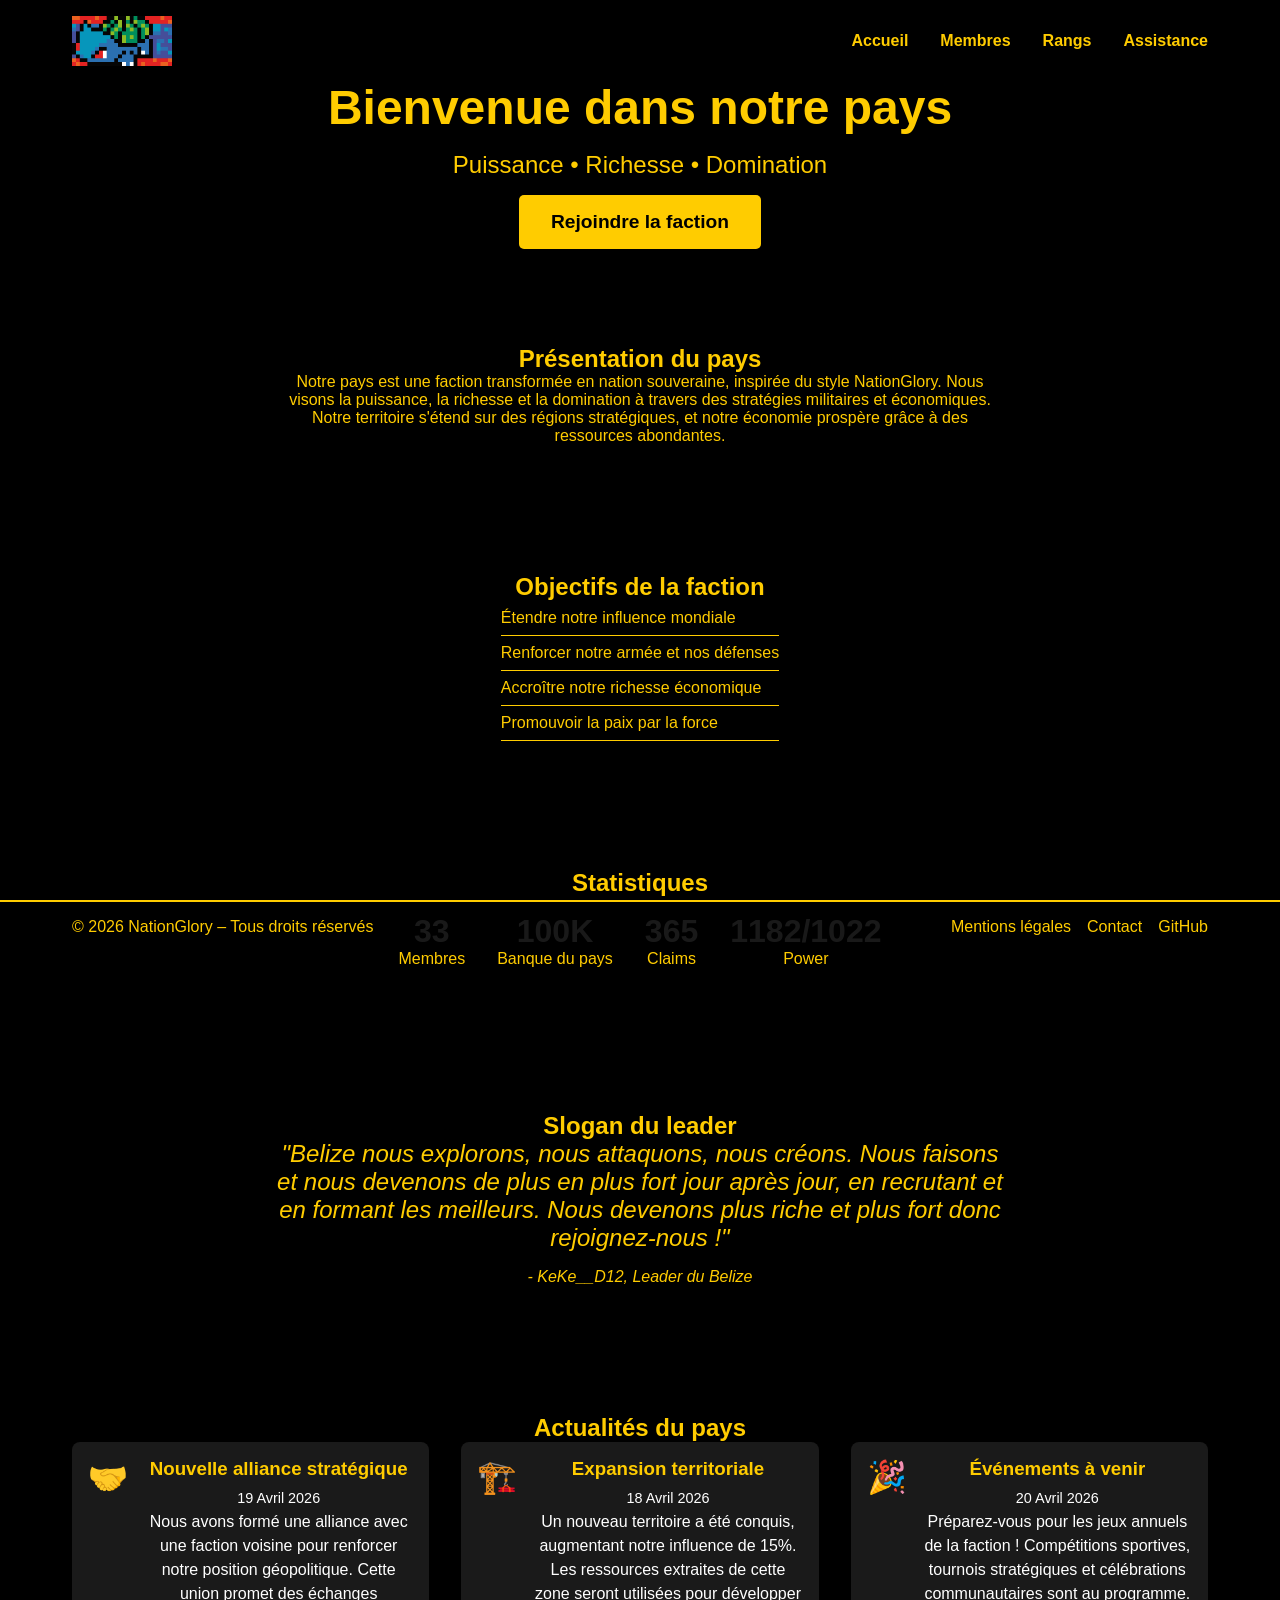
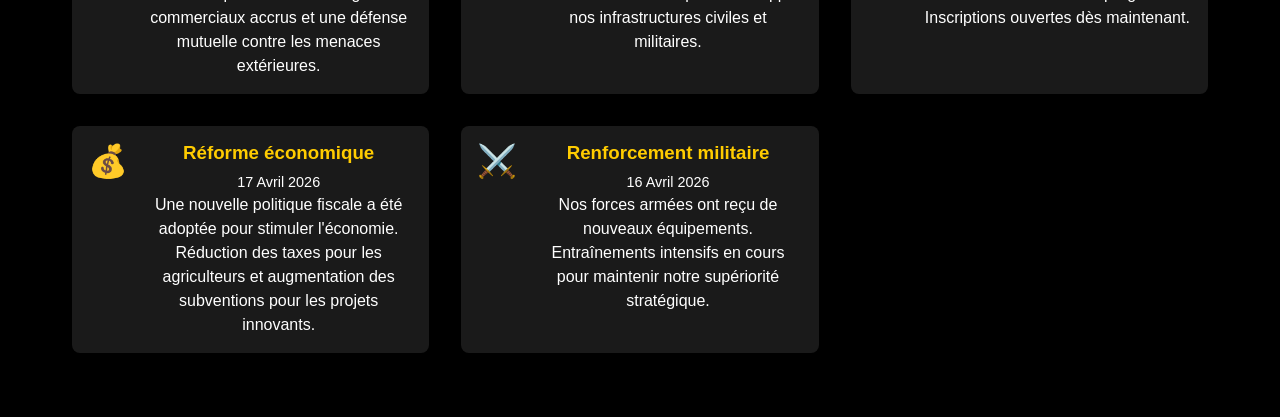
<file: index.html>
<!DOCTYPE html>
<html lang="fr">
<head>
    <meta charset="UTF-8">
    <meta name="viewport" content="width=device-width, initial-scale=1.0">
    <title>NationGlory - Accueil</title>
    <link rel="stylesheet" href="style.css">
</head>
<body>
    <video autoplay muted loop id="background-video">
        <source src="https://static.nationsglory.fr/site.mp4" type="video/mp4">
        Votre navigateur ne supporte pas la vidéo.
    </video>

    <nav>
        <div class="nav-container">
            <img src="[data-uri]" alt="Drapeau" class="logo">
            <ul class="nav-menu">
                <li><a href="index">Accueil</a></li>
                <li><a href="membres">Membres</a></li>
                <li><a href="rangs">Rangs</a></li>
                <li><a href="support">Assistance</a></li>
            </ul>
        </div>
    </nav>

    <main>
        <section class="hero">
            <h1 class="glow-text">Bienvenue dans notre pays</h1>
            <p class="fade-in">Puissance • Richesse • Domination</p>
        <button class="cta-button fade-in" onclick="window.location.href='join'">
  Rejoindre la faction
</button>
        </section>

        <section class="presentation fade-in">
            <h2>Présentation du pays</h2>
            <p>Notre pays est une faction transformée en nation souveraine, inspirée du style NationGlory. Nous visons la puissance, la richesse et la domination à travers des stratégies militaires et économiques. Notre territoire s'étend sur des régions stratégiques, et notre économie prospère grâce à des ressources abondantes.</p>
        </section>

        <section class="objectifs fade-in">
            <h2>Objectifs de la faction</h2>
            <ul>
                <li>Étendre notre influence mondiale</li>
                <li>Renforcer notre armée et nos défenses</li>
                <li>Accroître notre richesse économique</li>
                <li>Promouvoir la paix par la force</li>
            </ul>
        </section>

        <section class="statistiques fade-in">
            <h2>Statistiques</h2>
            <div class="stats">
                <div class="stat">
                    <h3>33</h3>
                    <p>Membres</p>
                </div>
                <div class="stat">
                    <h3>100K</h3>
                    <p>Banque du pays</p>
                </div>
                <div class="stat">
                    <h3>365</h3>
                    <p>Claims</p>
                </div>
                <div class="stat">
                    <h3>1182/1022</h3>
                    <p>Power
                    </p>
                </div>
            </div>
        </section>

        <section class="slogan fade-in">
            <h2>Slogan du leader</h2>
            <blockquote>"Belize nous explorons, nous attaquons, nous créons. Nous faisons et nous devenons de plus en plus fort jour après jour, en recrutant et en formant les meilleurs. Nous devenons plus riche et plus fort donc rejoignez-nous !"</blockquote>
            <cite>- KeKe__D12, Leader du Belize</cite>
        </section>

        <section class="actualites fade-in">
            <h2>Actualités du pays</h2>
            <div class="news">
                <article class="news-item">
                    <div class="news-icon">🤝</div>
                    <div class="news-content">
                        <h3>Nouvelle alliance stratégique</h3>
                        <p class="news-date">19 Avril 2026</p>
                        <p>Nous avons formé une alliance avec une faction voisine pour renforcer notre position géopolitique. Cette union promet des échanges commerciaux accrus et une défense mutuelle contre les menaces extérieures.</p>
                    </div>
                </article>
                <article class="news-item">
                    <div class="news-icon">🏗️</div>
                    <div class="news-content">
                        <h3>Expansion territoriale</h3>
                        <p class="news-date">18 Avril 2026</p>
                        <p>Un nouveau territoire a été conquis, augmentant notre influence de 15%. Les ressources extraites de cette zone seront utilisées pour développer nos infrastructures civiles et militaires.</p>
                    </div>
                </article>
                <article class="news-item">
                    <div class="news-icon">🎉</div>
                    <div class="news-content">
                        <h3>Événements à venir</h3>
                        <p class="news-date">20 Avril 2026</p>
                        <p>Préparez-vous pour les jeux annuels de la faction ! Compétitions sportives, tournois stratégiques et célébrations communautaires sont au programme. Inscriptions ouvertes dès maintenant.</p>
                    </div>
                </article>
                <article class="news-item">
                    <div class="news-icon">💰</div>
                    <div class="news-content">
                        <h3>Réforme économique</h3>
                        <p class="news-date">17 Avril 2026</p>
                        <p>Une nouvelle politique fiscale a été adoptée pour stimuler l'économie. Réduction des taxes pour les agriculteurs et augmentation des subventions pour les projets innovants.</p>
                    </div>
                </article>
                <article class="news-item">
                    <div class="news-icon">⚔️</div>
                    <div class="news-content">
                        <h3>Renforcement militaire</h3>
                        <p class="news-date">16 Avril 2026</p>
                        <p>Nos forces armées ont reçu de nouveaux équipements. Entraînements intensifs en cours pour maintenir notre supériorité stratégique.</p>
                    </div>
                </article>
            </div>
        </section>
    </main>

    <footer id="footer" class="footer hidden">
        <div class="footer-content">
            <p>&copy; 2026 NationGlory – Tous droits réservés</p>
            <div class="footer-links">
                <a href="#">Mentions légales</a>
                <a href="support">Contact</a>
                <a href="#" target="_blank">GitHub</a>
            </div>
        </div>
    </footer>

    <script src="script.js"></script>
</body>
</html>
</body>
</html>
</file>
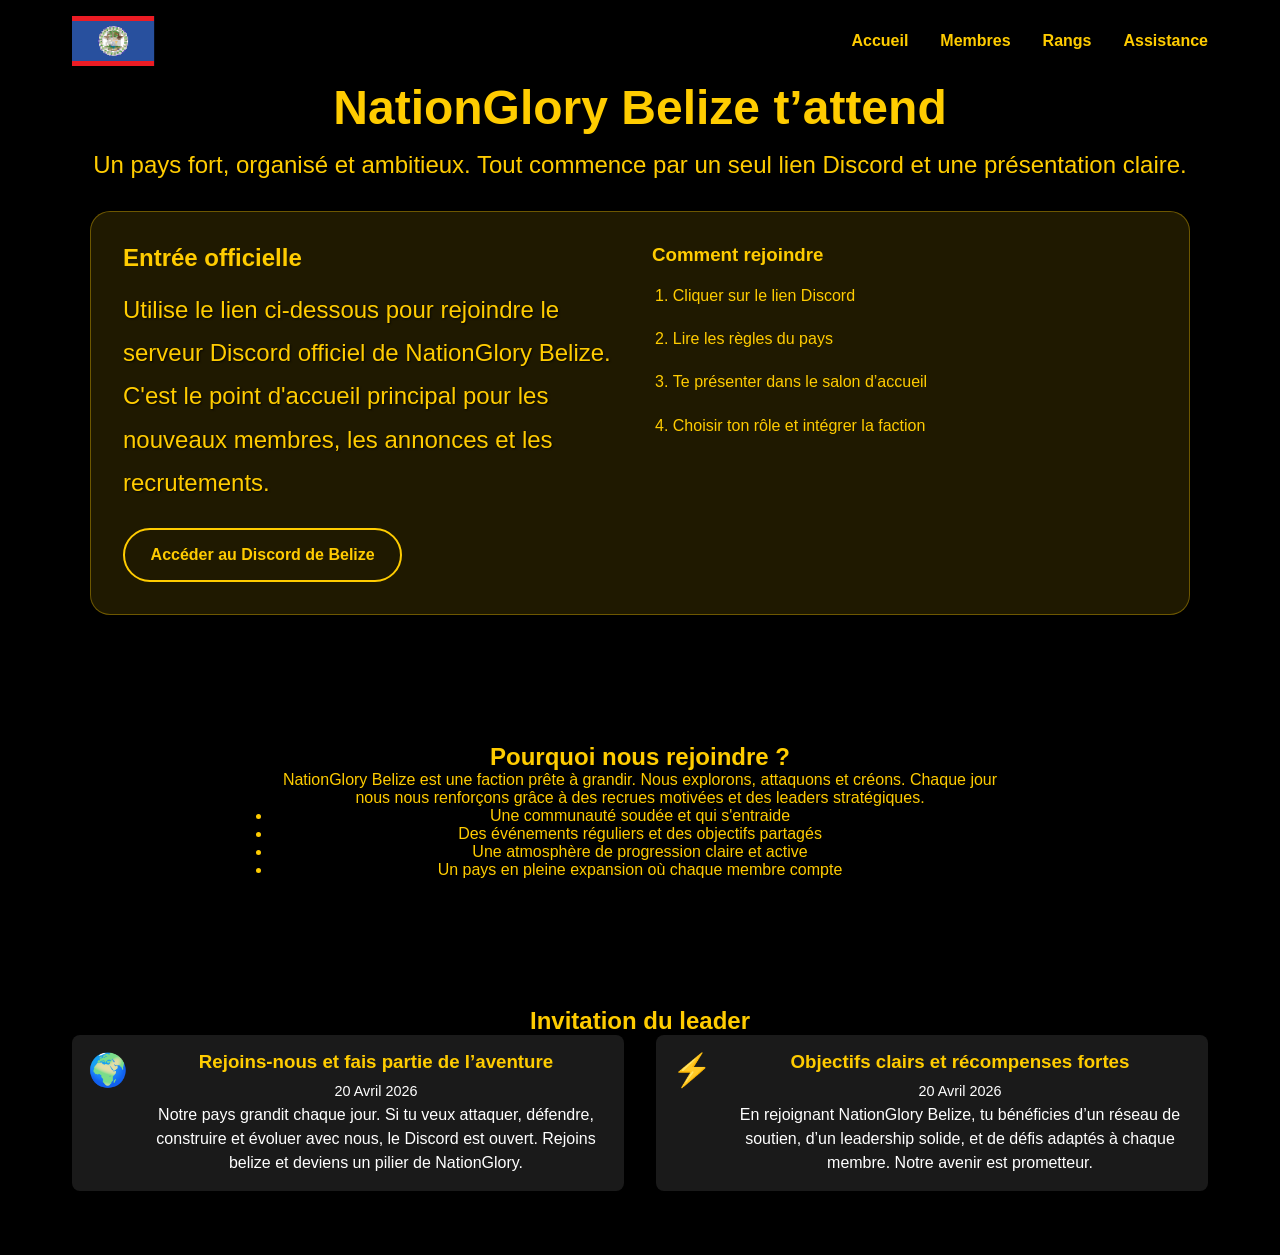
<file: join.html>
<!DOCTYPE html>
<html lang="fr">
<head>
    <meta charset="UTF-8">
    <meta name="viewport" content="width=device-width, initial-scale=1.0">
    <title>NationGlory - Rejoindre</title>
    <link rel="stylesheet" href="style.css">
</head>
<body>
    <video autoplay muted loop id="background-video">
        <source src="https://static.nationsglory.fr/site.mp4" type="video/mp4">
        Votre navigateur ne supporte pas la vidéo.
    </video>

    <nav>
        <div class="nav-container">
            <img src="drapeau.svg" alt="Drapeau" class="logo">
            <ul class="nav-menu">
                <li><a href="index">Accueil</a></li>
                <li><a href="membres">Membres</a></li>
                <li><a href="rangs">Rangs</a></li>
                <li><a href="support">Assistance</a></li>
            </ul>
        </div>
    </nav>

    <main>
        <section class="hero">
            <h1 class="glow-text">NationGlory Belize t’attend</h1>
            <p class="fade-in">Un pays fort, organisé et ambitieux. Tout commence par un seul lien Discord et une présentation claire.</p>
            <div class="join-card fade-in">
                <div class="join-card-left">
                    <h2>Entrée officielle</h2>
                    <p>Utilise le lien ci-dessous pour rejoindre le serveur Discord officiel de NationGlory Belize. C'est le point d'accueil principal pour les nouveaux membres, les annonces et les recrutements.</p>
                    <a href="https://discord.gg/JRmFJZ2e" target="_blank" class="join-link">Accéder au Discord de Belize</a>
                </div>
                <div class="join-card-right">
                    <h3>Comment rejoindre</h3>
                    <ol>
                        <li>Cliquer sur le lien Discord</li>
                        <li>Lire les règles du pays</li>
                        <li>Te présenter dans le salon d’accueil</li>
                        <li>Choisir ton rôle et intégrer la faction</li>
                    </ol>
                </div>
            </div>
        </section>

        <section class="presentation fade-in">
            <h2>Pourquoi nous rejoindre ?</h2>
            <p>NationGlory Belize est une faction prête à grandir. Nous explorons, attaquons et créons. Chaque jour nous nous renforçons grâce à des recrues motivées et des leaders stratégiques.</p>
            <ul>
                <li>Une communauté soudée et qui s'entraide</li>
                <li>Des événements réguliers et des objectifs partagés</li>
                <li>Une atmosphère de progression claire et active</li>
                <li>Un pays en pleine expansion où chaque membre compte</li>
            </ul>
        </section>

        <section class="actualites fade-in">
            <h2>Invitation du leader</h2>
            <div class="news">
                <article class="news-item">
                    <div class="news-icon">🌍</div>
                    <div class="news-content">
                        <h3>Rejoins-nous et fais partie de l’aventure</h3>
                        <p class="news-date">20 Avril 2026</p>
                        <p>Notre pays grandit chaque jour. Si tu veux attaquer, défendre, construire et évoluer avec nous, le Discord est ouvert. Rejoins belize et deviens un pilier de NationGlory.</p>
                    </div>
                </article>
                <article class="news-item">
                    <div class="news-icon">⚡</div>
                    <div class="news-content">
                        <h3>Objectifs clairs et récompenses fortes</h3>
                        <p class="news-date">20 Avril 2026</p>
                        <p>En rejoignant NationGlory Belize, tu bénéficies d’un réseau de soutien, d’un leadership solide, et de défis adaptés à chaque membre. Notre avenir est prometteur.</p>
                    </div>
                </article>
            </div>
        </section>
    </main>

    <script src="script.js"></script>
</body>
</html>
</file>
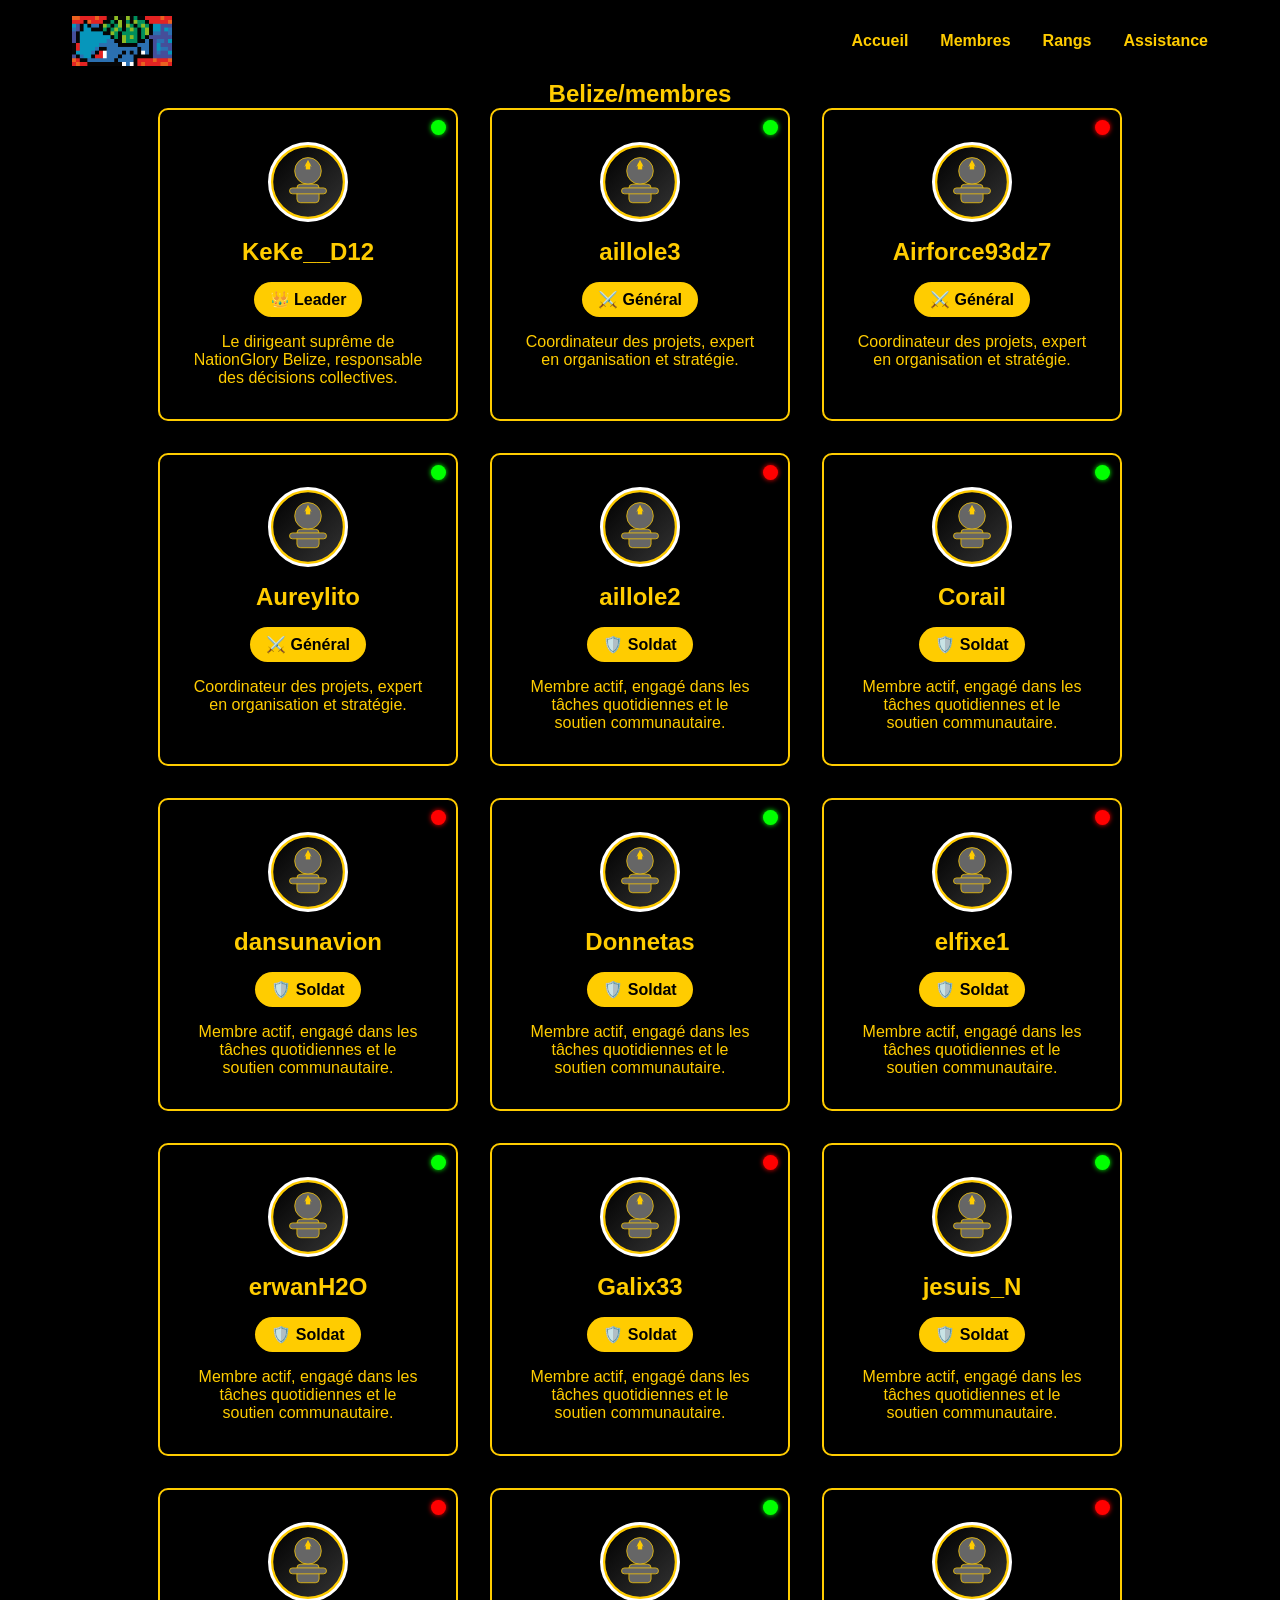
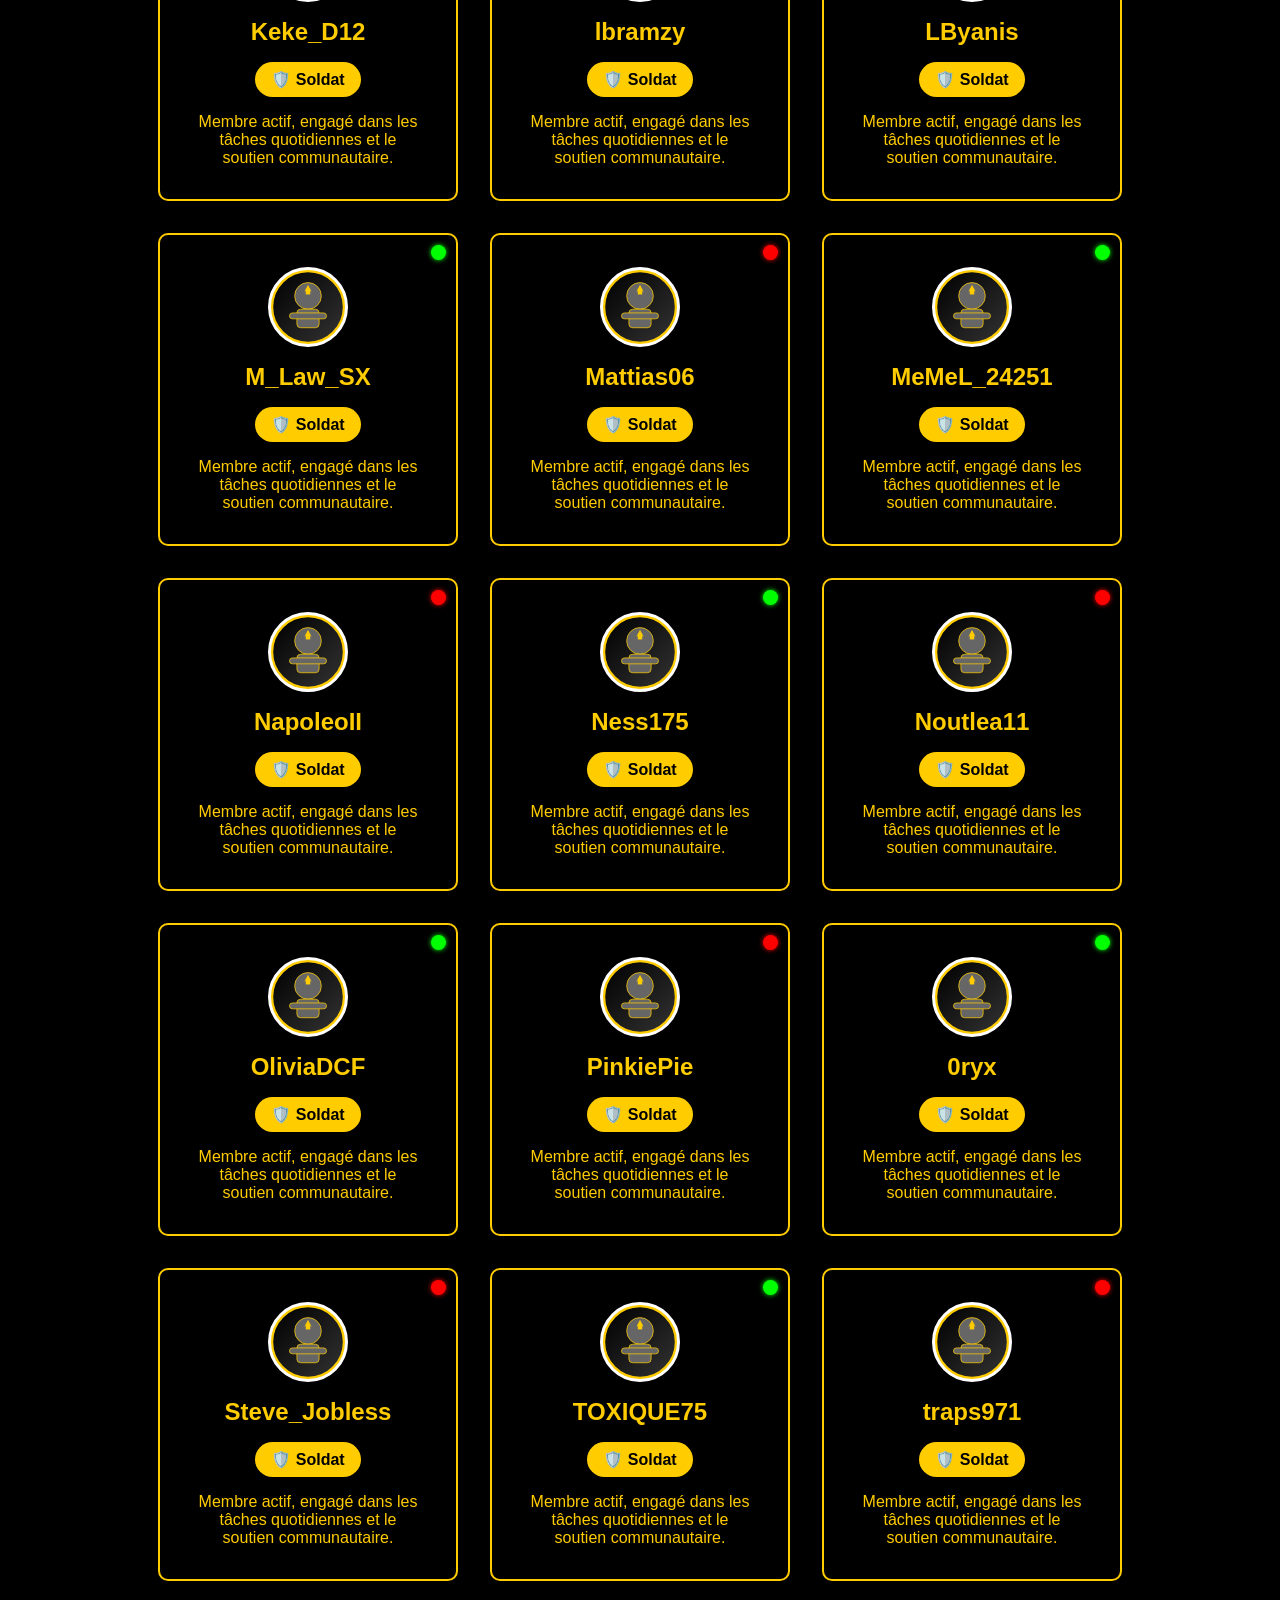
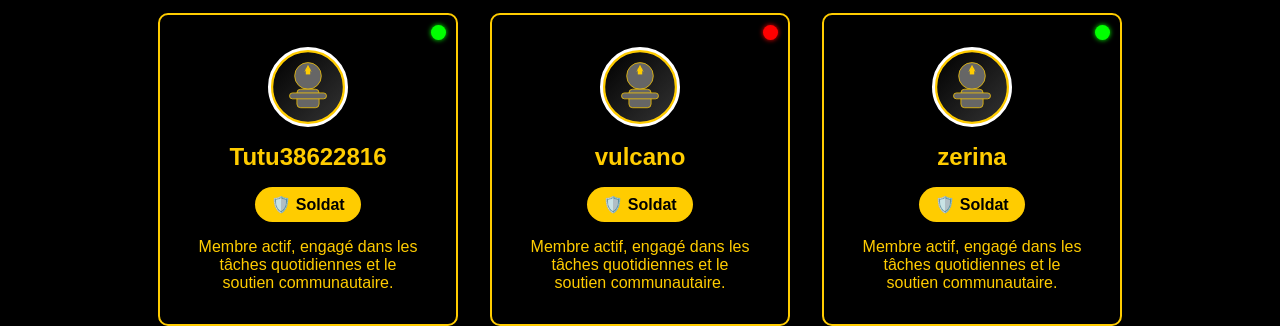
<file: membres.html>
<!DOCTYPE html>
<html lang="fr">
<head>
    <meta charset="UTF-8">
    <meta name="viewport" content="width=device-width, initial-scale=1.0">
    <title>Belize - Membres</title>
    <link rel="stylesheet" href="style.css">
</head>
<body>
    <video autoplay muted loop id="background-video">
        <source src="https://static.nationsglory.fr/site.mp4" type="video/mp4">
        Votre navigateur ne supporte pas la vidéo.
    </video>

    <nav>
        <div class="nav-container">
            <img src="[data-uri]" alt="Drapeau" class="logo">
            <ul class="nav-menu">
                <li><a href="index">Accueil</a></li>
                <li><a href="membres">Membres</a></li>
                <li><a href="rangs">Rangs</a></li>
                <li><a href="support">Assistance</a></li>
            </ul>
        </div>
    </nav>

    <main>
        <section class="membres">
            <h2>Belize/membres</h2>
            <div class="cartes" id="cartes-membres"></div>
        </section>
    </main>

    <script src="script.js"></script>
</body>
</html>
</file>
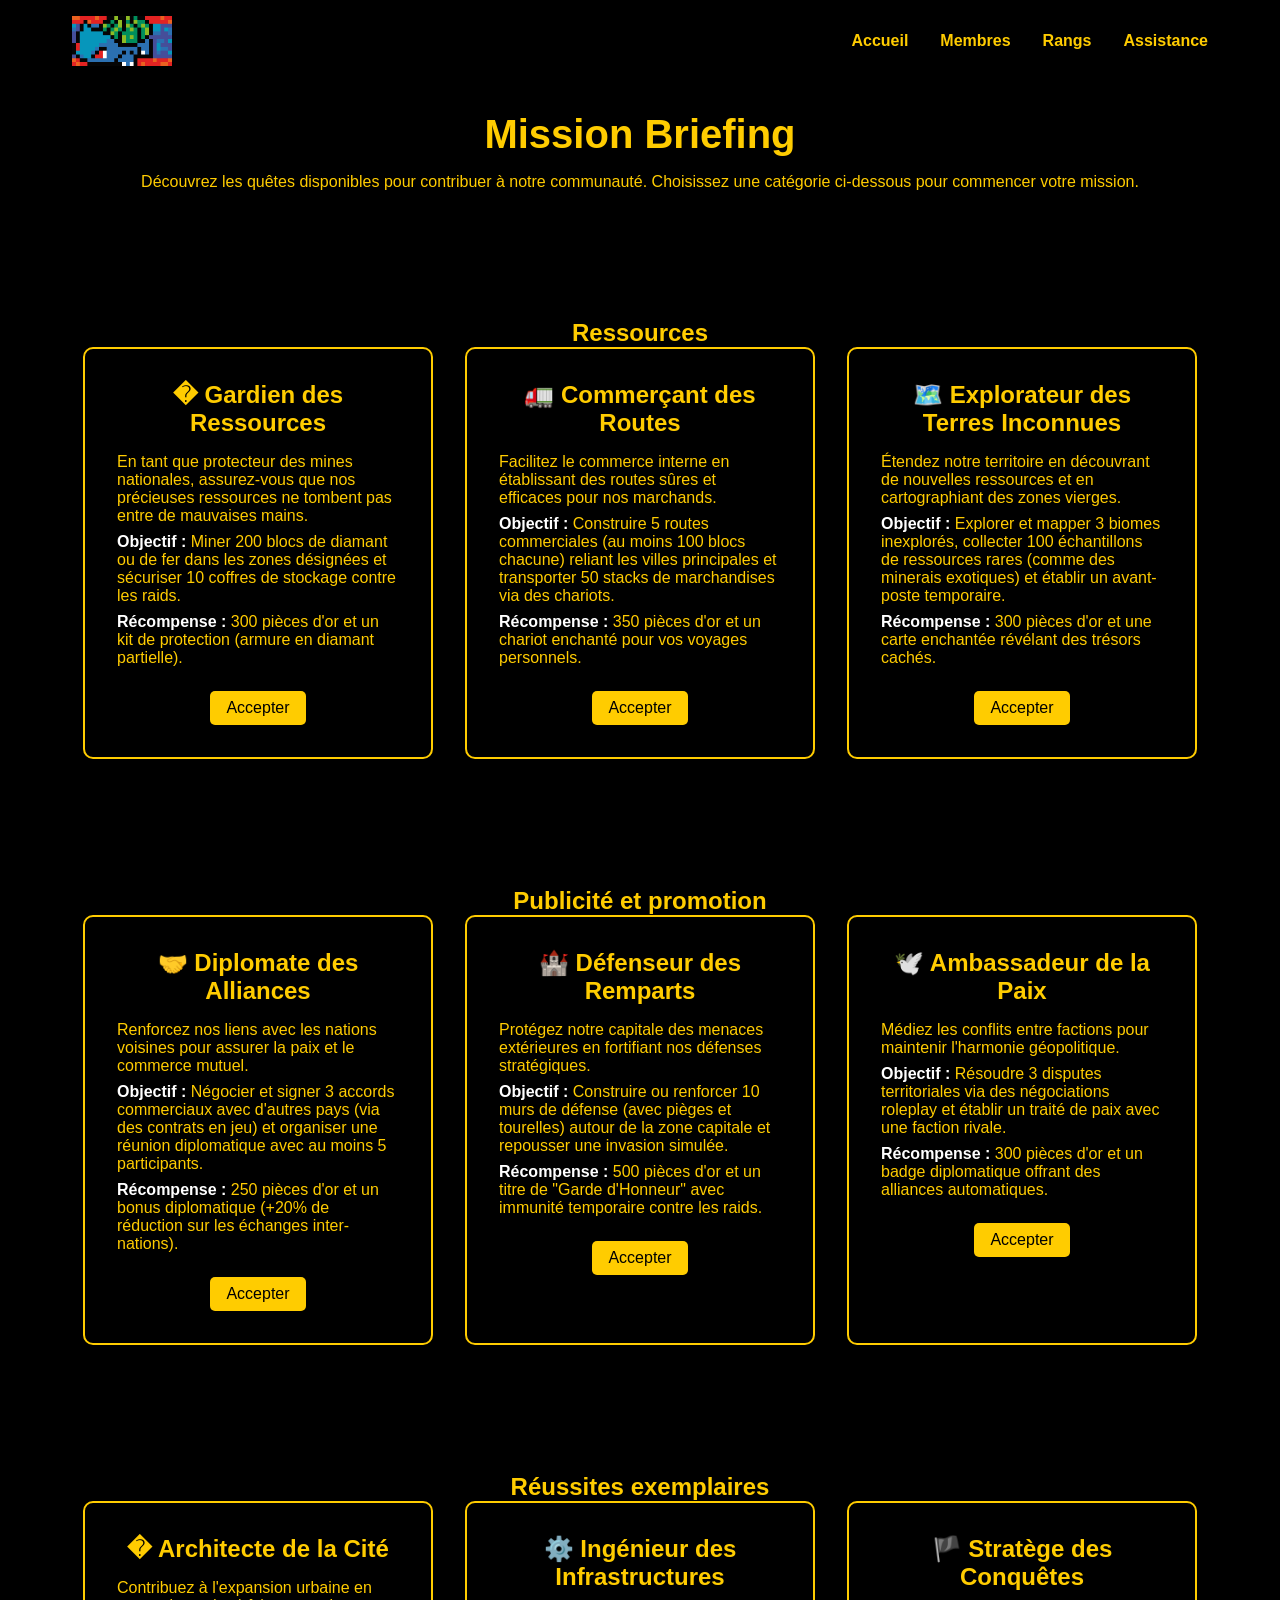
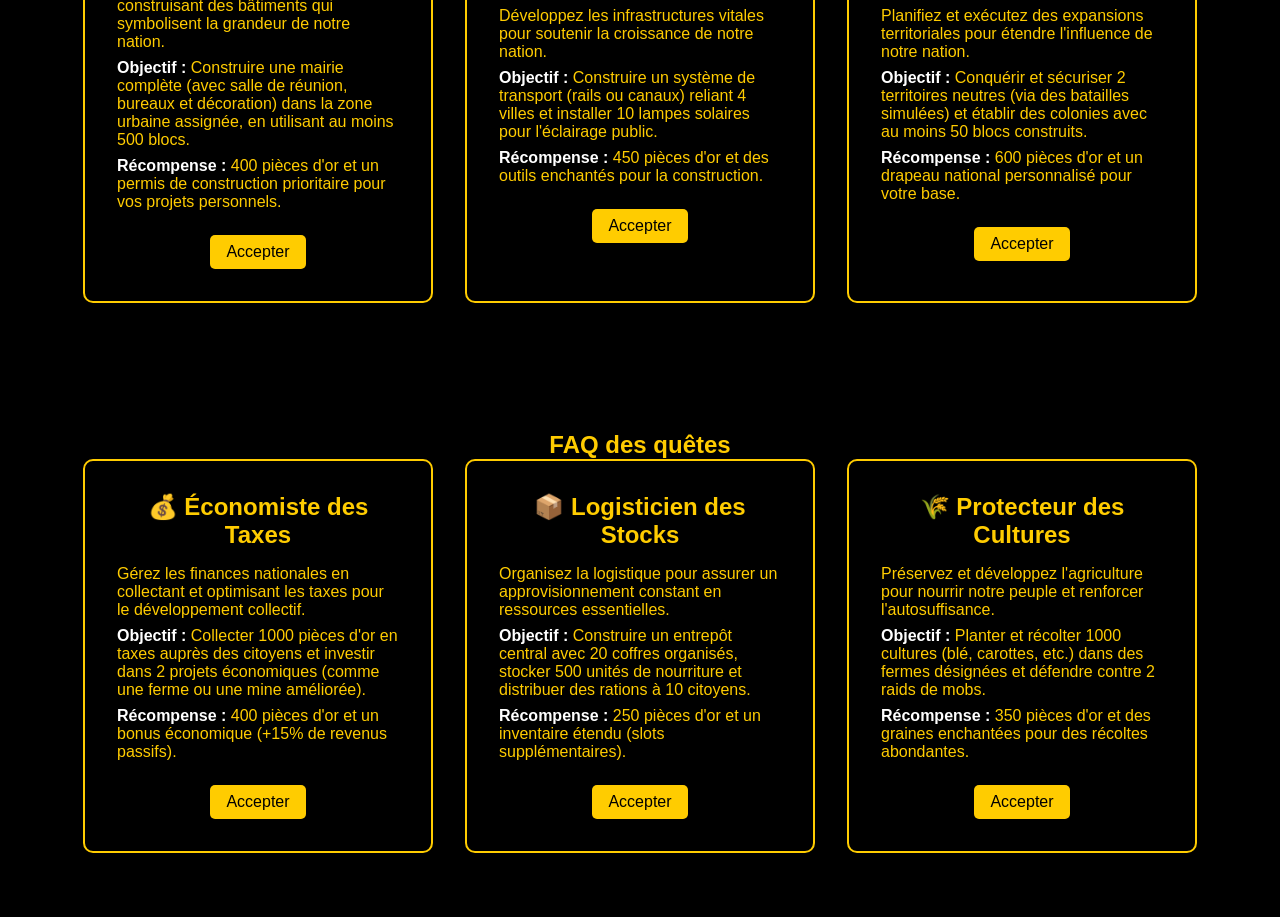
<file: quetes.html>
<!DOCTYPE html>
<html lang="fr">
<head>
    <meta charset="UTF-8">
    <meta name="viewport" content="width=device-width, initial-scale=1.0">
    <title>NationGlory - Quêtes</title>
    <link rel="stylesheet" href="style.css">
</head>
<body>
    <video autoplay muted loop id="background-video">
        <source src="https://static.nationsglory.fr/site.mp4" type="video/mp4">
        Votre navigateur ne supporte pas la vidéo.
    </video>

    <nav>
        <div class="nav-container">
            <img src="[data-uri]" alt="Drapeau" class="logo">
            <ul class="nav-menu">
                <li><a href="index">Accueil</a></li>
                <li><a href="membres">Membres</a></li>
                <li><a href="rangs">Rangs</a></li>
                <li><a href="support">Assistance</a></li>
            </ul>
        </div>
    </nav>

    <main>
        <section class="mission-briefing">
            <h1>Mission Briefing</h1>
            <p>Découvrez les quêtes disponibles pour contribuer à notre communauté. Choisissez une catégorie ci-dessous pour commencer votre mission.</p>
        </section>

        <section id="quete-en-cours" class="quete-en-cours" style="display: none;">
            <h2>Quête en Cours</h2>
            <div id="quete-details"></div>
            <button id="abandonner-quete">Abandonner la Quête</button>
        </section>

        <section class="quetes-section">
            <h2>Ressources</h2>
            <div class="cartes-quetes">
                <div class="quete-carte">
                    <h3>�️ Gardien des Ressources</h3>
                    <p>En tant que protecteur des mines nationales, assurez-vous que nos précieuses ressources ne tombent pas entre de mauvaises mains.</p>
                    <p><strong>Objectif :</strong> Miner 200 blocs de diamant ou de fer dans les zones désignées et sécuriser 10 coffres de stockage contre les raids.</p>
                    <p><strong>Récompense :</strong> 300 pièces d'or et un kit de protection (armure en diamant partielle).</p>
                    <a href="#" class="quete-link">Accepter</a>
                </div>
                <div class="quete-carte">
                    <h3>🚛 Commerçant des Routes</h3>
                    <p>Facilitez le commerce interne en établissant des routes sûres et efficaces pour nos marchands.</p>
                    <p><strong>Objectif :</strong> Construire 5 routes commerciales (au moins 100 blocs chacune) reliant les villes principales et transporter 50 stacks de marchandises via des chariots.</p>
                    <p><strong>Récompense :</strong> 350 pièces d'or et un chariot enchanté pour vos voyages personnels.</p>
                    <a href="#" class="quete-link">Accepter</a>
                </div>
                <div class="quete-carte">
                    <h3>🗺️ Explorateur des Terres Inconnues</h3>
                    <p>Étendez notre territoire en découvrant de nouvelles ressources et en cartographiant des zones vierges.</p>
                    <p><strong>Objectif :</strong> Explorer et mapper 3 biomes inexplorés, collecter 100 échantillons de ressources rares (comme des minerais exotiques) et établir un avant-poste temporaire.</p>
                    <p><strong>Récompense :</strong> 300 pièces d'or et une carte enchantée révélant des trésors cachés.</p>
                    <a href="#" class="quete-link">Accepter</a>
                </div>
            </div>
        </section>

        <section class="quetes-section">
            <h2>Publicité et promotion</h2>
            <div class="cartes-quetes">
                <div class="quete-carte">
                    <h3>🤝 Diplomate des Alliances</h3>
                    <p>Renforcez nos liens avec les nations voisines pour assurer la paix et le commerce mutuel.</p>
                    <p><strong>Objectif :</strong> Négocier et signer 3 accords commerciaux avec d'autres pays (via des contrats en jeu) et organiser une réunion diplomatique avec au moins 5 participants.</p>
                    <p><strong>Récompense :</strong> 250 pièces d'or et un bonus diplomatique (+20% de réduction sur les échanges inter-nations).</p>
                    <a href="#" class="quete-link">Accepter</a>
                </div>
                <div class="quete-carte">
                    <h3>🏰 Défenseur des Remparts</h3>
                    <p>Protégez notre capitale des menaces extérieures en fortifiant nos défenses stratégiques.</p>
                    <p><strong>Objectif :</strong> Construire ou renforcer 10 murs de défense (avec pièges et tourelles) autour de la zone capitale et repousser une invasion simulée.</p>
                    <p><strong>Récompense :</strong> 500 pièces d'or et un titre de "Garde d'Honneur" avec immunité temporaire contre les raids.</p>
                    <a href="#" class="quete-link">Accepter</a>
                </div>
                <div class="quete-carte">
                    <h3>🕊️ Ambassadeur de la Paix</h3>
                    <p>Médiez les conflits entre factions pour maintenir l'harmonie géopolitique.</p>
                    <p><strong>Objectif :</strong> Résoudre 3 disputes territoriales via des négociations roleplay et établir un traité de paix avec une faction rivale.</p>
                    <p><strong>Récompense :</strong> 300 pièces d'or et un badge diplomatique offrant des alliances automatiques.</p>
                    <a href="#" class="quete-link">Accepter</a>
                </div>
            </div>
        </section>

        <section class="quetes-section">
            <h2>Réussites exemplaires</h2>
            <div class="cartes-quetes">
                <div class="quete-carte">
                    <h3>�️ Architecte de la Cité</h3>
                    <p>Contribuez à l'expansion urbaine en construisant des bâtiments qui symbolisent la grandeur de notre nation.</p>
                    <p><strong>Objectif :</strong> Construire une mairie complète (avec salle de réunion, bureaux et décoration) dans la zone urbaine assignée, en utilisant au moins 500 blocs.</p>
                    <p><strong>Récompense :</strong> 400 pièces d'or et un permis de construction prioritaire pour vos projets personnels.</p>
                    <a href="#" class="quete-link">Accepter</a>
                </div>
                <div class="quete-carte">
                    <h3>⚙️ Ingénieur des Infrastructures</h3>
                    <p>Développez les infrastructures vitales pour soutenir la croissance de notre nation.</p>
                    <p><strong>Objectif :</strong> Construire un système de transport (rails ou canaux) reliant 4 villes et installer 10 lampes solaires pour l'éclairage public.</p>
                    <p><strong>Récompense :</strong> 450 pièces d'or et des outils enchantés pour la construction.</p>
                    <a href="#" class="quete-link">Accepter</a>
                </div>
                <div class="quete-carte">
                    <h3>🏴 Stratège des Conquêtes</h3>
                    <p>Planifiez et exécutez des expansions territoriales pour étendre l'influence de notre nation.</p>
                    <p><strong>Objectif :</strong> Conquérir et sécuriser 2 territoires neutres (via des batailles simulées) et établir des colonies avec au moins 50 blocs construits.</p>
                    <p><strong>Récompense :</strong> 600 pièces d'or et un drapeau national personnalisé pour votre base.</p>
                    <a href="#" class="quete-link">Accepter</a>
                </div>
            </div>
        </section>

        <section class="quetes-section">
            <h2>FAQ des quêtes</h2>
            <div class="cartes-quetes">
                <div class="quete-carte">
                    <h3>💰 Économiste des Taxes</h3>
                    <p>Gérez les finances nationales en collectant et optimisant les taxes pour le développement collectif.</p>
                    <p><strong>Objectif :</strong> Collecter 1000 pièces d'or en taxes auprès des citoyens et investir dans 2 projets économiques (comme une ferme ou une mine améliorée).</p>
                    <p><strong>Récompense :</strong> 400 pièces d'or et un bonus économique (+15% de revenus passifs).</p>
                    <a href="#" class="quete-link">Accepter</a>
                </div>
                <div class="quete-carte">
                    <h3>📦 Logisticien des Stocks</h3>
                    <p>Organisez la logistique pour assurer un approvisionnement constant en ressources essentielles.</p>
                    <p><strong>Objectif :</strong> Construire un entrepôt central avec 20 coffres organisés, stocker 500 unités de nourriture et distribuer des rations à 10 citoyens.</p>
                    <p><strong>Récompense :</strong> 250 pièces d'or et un inventaire étendu (slots supplémentaires).</p>
                    <a href="#" class="quete-link">Accepter</a>
                </div>
                <div class="quete-carte">
                    <h3>🌾 Protecteur des Cultures</h3>
                    <p>Préservez et développez l'agriculture pour nourrir notre peuple et renforcer l'autosuffisance.</p>
                    <p><strong>Objectif :</strong> Planter et récolter 1000 cultures (blé, carottes, etc.) dans des fermes désignées et défendre contre 2 raids de mobs.</p>
                    <p><strong>Récompense :</strong> 350 pièces d'or et des graines enchantées pour des récoltes abondantes.</p>
                    <a href="#" class="quete-link">Accepter</a>
                </div>
            </div>
        </section>
    </main>

    <div id="notifications"></div>

    <script src="script.js"></script>
</body>
</html>
</file>
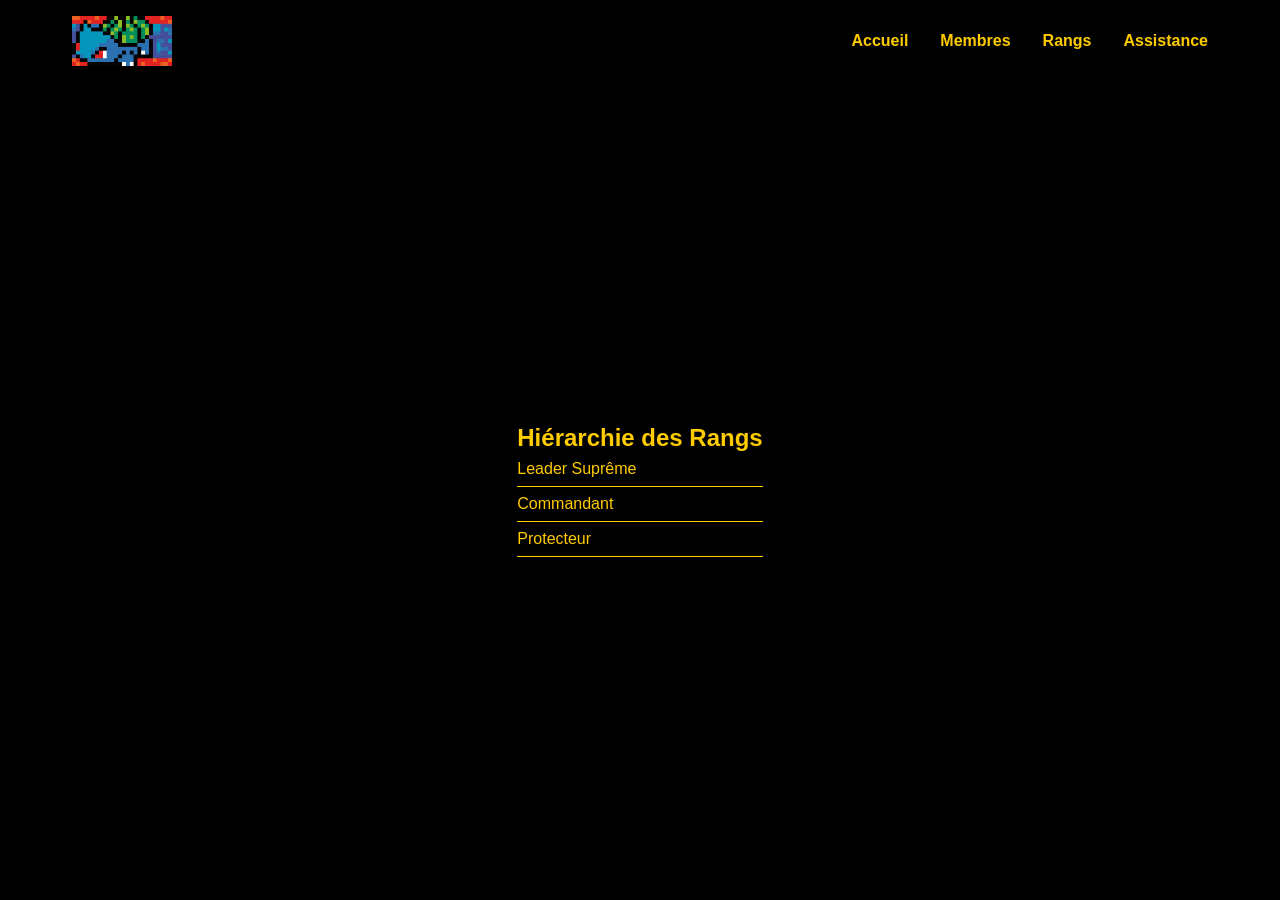
<file: rangs.html>
<!DOCTYPE html>
<html lang="fr">
<head>
    <meta charset="UTF-8">
    <meta name="viewport" content="width=device-width, initial-scale=1.0">
    <title>NationGlory - Rangs</title>
    <link rel="stylesheet" href="style.css">
</head>
<body>
    <video autoplay muted loop id="background-video">
        <source src="https://static.nationsglory.fr/site.mp4" type="video/mp4">
        Votre navigateur ne supporte pas la vidéo.
    </video>

    <nav>
        <div class="nav-container">
            <img src="[data-uri]" alt="Drapeau" class="logo">
            <ul class="nav-menu">
                <li><a href="index">Accueil</a></li>
                <li><a href="membres">Membres</a></li>
                <li><a href="rangs">Rangs</a></li>
                <li><a href="support">Assistance</a></li>
            </ul>
        </div>
    </nav>

    <main>
        <section class="rangs">
            <h2>Hiérarchie des Rangs</h2>
            <ul class="liste-rangs">
                <li>Leader Suprême</li>
                <li>Commandant</li>
                <li>Protecteur</li>
            </ul>
        </section>
    </main>

    <script src="script.js"></script>
</body>
</html>
</file>
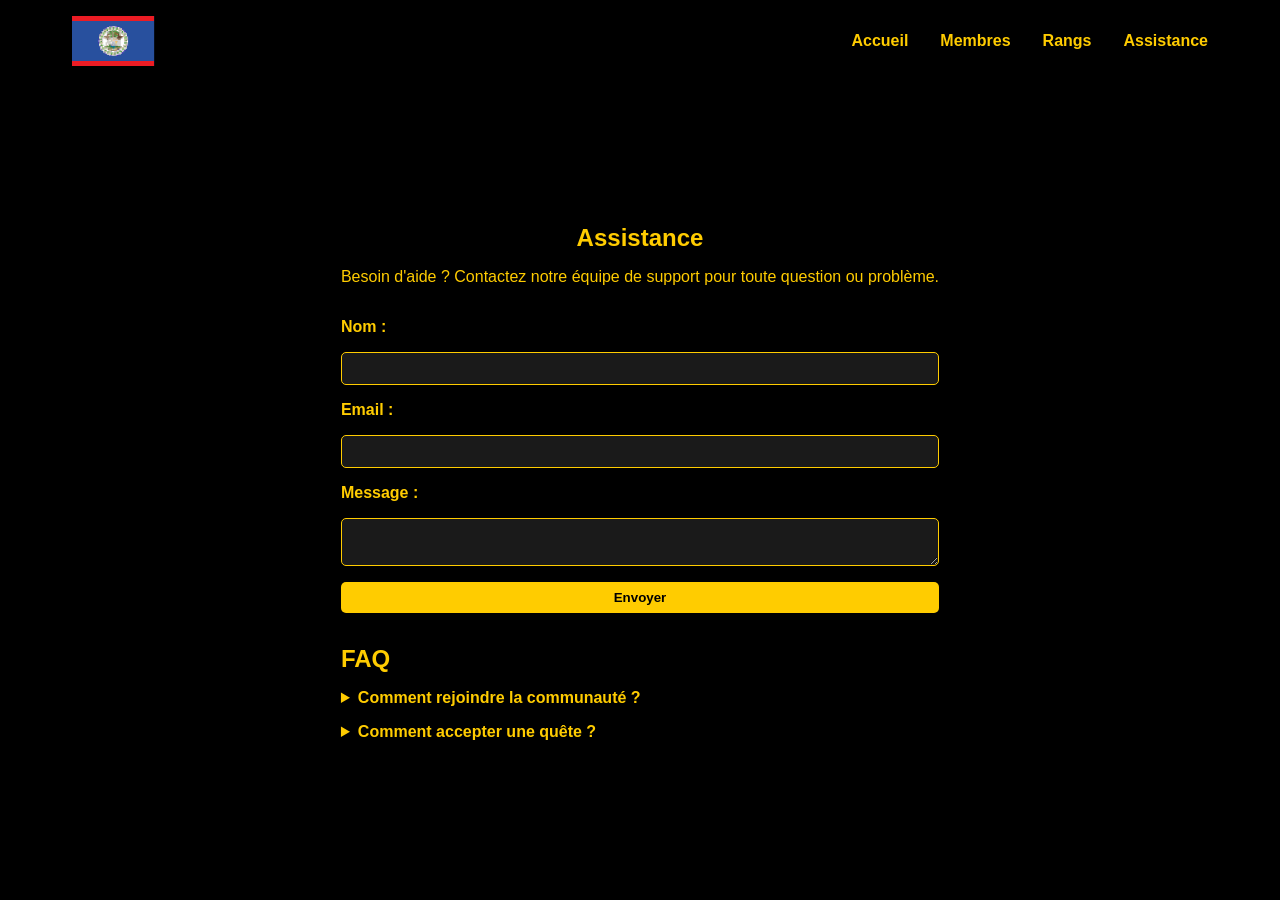
<file: support.html>
<!DOCTYPE html> 
<html lang="fr">
<head>
    <meta charset="UTF-8">
    <meta name="viewport" content="width=device-width, initial-scale=1.0">
    <title>NationGlory - Assistance</title>
    <link rel="stylesheet" href="style.css">
</head>
<body>
    <video autoplay muted loop id="background-video">
        <source src="https://static.nationsglory.fr/site.mp4" type="video/mp4">
        Votre navigateur ne supporte pas la vidéo.
    </video>

    <nav>
        <div class="nav-container">
            <img src="drapeau.svg" alt="Drapeau" class="logo">
            <ul class="nav-menu">
                <li><a href="index">Accueil</a></li>
                <li><a href="membres">Membres</a></li>
                <li><a href="rangs">Rangs</a></li>
                <li><a href="support">Assistance</a></li>
            </ul>
        </div>
    </nav>

    <main>
        <section class="support">
            <h1>Assistance</h1>
            <p>Besoin d'aide ? Contactez notre équipe de support pour toute question ou problème.</p>

            <form class="support-form">
                <label for="name">Nom :</label>
                <input type="text" id="name" name="name" required>

                <label for="email">Email :</label>
                <input type="email" id="email" name="email" required>

                <label for="message">Message :</label>
                <textarea id="message" name="message" required></textarea>

                <button type="submit">Envoyer</button>
            </form>

            <div class="faq">
                <h2>FAQ</h2>
                <details>
                    <summary>Comment rejoindre la communauté ?</summary>
                    <p>Visitez la page Accueil et cliquez sur "Rejoindre la communauté".</p>
                </details>
                <details>
                    <summary>Comment accepter une quête ?</summary>
                    <p>Allez sur la page Quêtes et cliquez sur "Accepter" pour une quête.</p>
                </details>
            </div>
        </section>
    </main>

    <div id="notifications"></div>

    <script src="script.js"></script>
</body>
</html>
</file>
<file: style.css>
/* Style global */
* {
    margin: 0;
    padding: 0;
    box-sizing: border-box;
}

body {
    font-family: 'Arial', sans-serif;
    color: #ffcc00;
    background-color: #000;
    overflow-x: hidden;
}

#background-video {
    position: fixed;
    top: 0;
    left: 0;
    width: 100%;
    height: 100%;
    object-fit: cover;
    z-index: -1;
}

/* Navbar */
nav {
    position: fixed;
    top: 0;
    width: 100%;
    background: rgba(0, 0, 0, 0.8);
    z-index: 1000;
}

.nav-container {
    display: flex;
    justify-content: space-between;
    align-items: center;
    padding: 1rem 2rem;
    max-width: 1200px;
    margin: 0 auto;
}

.logo {
    height: 50px;
    width: auto;
}

.nav-menu {
    list-style: none;
    display: flex;
    gap: 2rem;
}

.nav-menu li {
    position: relative;
}

.nav-menu a {
    color: #ffcc00;
    text-decoration: none;
    font-weight: bold;
    transition: color 0.3s;
}

.nav-menu a:hover {
    color: #fff;
}

/* Dropdown */
.dropdown:hover .dropdown-menu {
    display: block;
}

.dropdown-menu {
    display: none;
    position: absolute;
    top: 100%;
    left: 0;
    background: linear-gradient(135deg, #000080, #800080);
    border-radius: 8px;
    padding: 0.5rem 0;
    min-width: 200px;
    box-shadow: 0 4px 8px rgba(0, 0, 0, 0.5);
}

.dropdown-menu li {
    list-style: none;
}

.dropdown-menu a {
    display: block;
    padding: 0.5rem 1rem;
    color: #ffcc00;
    text-decoration: none;
    transition: background 0.3s;
}

.dropdown-menu a:hover {
    background: rgba(255, 255, 255, 0.1);
}

/* Main content */
main {
    padding-top: 80px;
    min-height: 100vh;
    display: flex;
    flex-direction: column;
    align-items: center;
    justify-content: center;
    text-align: center;
}

/* Hero section */
.hero {
    margin-bottom: 2rem;
}

.hero h1 {
    font-size: 3rem;
    margin-bottom: 1rem;
    text-shadow: 2px 2px 4px rgba(0, 0, 0, 0.8);
}

.hero p {
    font-size: 1.5rem;
    text-shadow: 1px 1px 2px rgba(0, 0, 0, 0.8);
}

/* Presentation */
.presentation {
    max-width: 800px;
    margin: 2rem auto;
    padding: 2rem;
    background: rgba(0, 0, 0, 0.7);
    border-radius: 10px;
    box-shadow: 0 4px 8px rgba(0, 0, 0, 0.5);
}

/* Membres */
.membres {
    width: 100%;
    max-width: 1200px;
}

.cartes {
    display: flex;
    justify-content: center;
    gap: 2rem;
    flex-wrap: wrap;
}

.carte {
    background: rgba(0, 0, 0, 0.8);
    border: 2px solid #ffcc00;
    border-radius: 10px;
    padding: 2rem;
    width: 300px;
    transition: transform 0.3s, box-shadow 0.3s;
    position: relative;
    text-align: center;
}

.carte:hover {
    transform: scale(1.05);
    box-shadow: 0 8px 16px rgba(255, 204, 0, 0.5);
}

.carte h3 {
    font-size: 1.5rem;
    margin-bottom: 1rem;
}

/* Nouveaux styles */
.avatar {
    width: 80px;
    height: 80px;
    border-radius: 50%;
    background: #ffcc00;
    display: flex;
    align-items: center;
    justify-content: center;
    font-size: 2rem;
    margin: 0 auto 1rem;
    border: 3px solid #fff;
    overflow: hidden;
}

.avatar-img {
    width: 100%;
    height: 100%;
    object-fit: cover;
    border-radius: 50%;
}

.badge {
    display: inline-block;
    padding: 0.5rem 1rem;
    border-radius: 20px;
    font-weight: bold;
    margin-bottom: 1rem;
}

.leader-badge {
    background: #ffcc00;
    color: #000;
}

.general-badge {
    background: #ffcc00;
    color: #000;
}

.soldat-badge {
    background: #ffcc00;
    color: #000;
}

.status {
    width: 15px;
    height: 15px;
    border-radius: 50%;
    position: absolute;
    top: 10px;
    right: 10px;
}

.online {
    background: #00ff00;
    box-shadow: 0 0 5px #00ff00;
}

.offline {
    background: #ff0000;
    box-shadow: 0 0 5px #ff0000;
}

.holographic {
    background: rgba(0, 0, 0, 0.8);
    border: 2px solid #ffcc00;
    position: relative;
}

.membre-nom {
    color: #ffcc00;
    font-size: 1.2rem;
    margin: 0.5rem 0;
    font-weight: bold;
}

.description-groupe {
    text-align: center;
    color: #ffcc00;
    margin: 1rem 0 2rem;
    font-size: 1.1rem;
    line-height: 1.6;
    max-width: 800px;
    margin-left: auto;
    margin-right: auto;
}

.description-groupe a {
    color: #fff;
    text-decoration: none;
    background: #ffcc00;
    color: #000;
    padding: 0.3rem 0.8rem;
    border-radius: 5px;
    font-weight: bold;
    transition: all 0.3s;
}

.description-groupe a:hover {
    background: #fff;
    transform: scale(1.05);
}

/* Rangs */
.rangs {
    max-width: 800px;
    margin: 2rem auto;
    padding: 2rem;
    background: rgba(0, 0, 0, 0.7);
    border-radius: 10px;
    box-shadow: 0 4px 8px rgba(0, 0, 0, 0.5);
}

.liste-rangs {
    list-style: none;
    text-align: left;
}

.liste-rangs li {
    padding: 0.5rem 0;
    border-bottom: 1px solid #ffcc00;
}

/* Responsive */
@media (max-width: 768px) {
    .nav-menu {
        flex-direction: column;
        gap: 1rem;
    }

    .cartes {
        flex-direction: column;
        align-items: center;
    }

    .hero h1 {
        font-size: 2rem;
    }

    .hero p {
        font-size: 1.2rem;
    }

    .stats {
        flex-direction: column;
        align-items: center;
    }

    .news {
        flex-direction: column;
        align-items: center;
    }

    .news article {
        width: 100%;
        max-width: 300px;
    }

    .cartes-quetes {
        flex-direction: column;
        align-items: center;
    }

    .quete-carte {
        width: 100%;
        max-width: 350px;
    }
}

/* Notifications */
#notifications {
    position: fixed;
    bottom: 20px;
    right: 20px;
    z-index: 10000;
    display: flex;
    flex-direction: column;
    gap: 10px;
}

.notification {
    background: rgba(0, 0, 0, 0.9);
    border: 2px solid #ffcc00;
    border-radius: 8px;
    padding: 15px;
    color: #ffcc00;
    font-weight: bold;
    min-width: 300px;
    box-shadow: 0 4px 8px rgba(0, 0, 0, 0.5);
    animation: slideIn 0.5s ease-out;
    position: relative;
    overflow: hidden;
}

.notification.success {
    border-color: #00ff00;
    color: #00ff00;
}

.notification.error {
    border-color: #ff0000;
    color: #ff0000;
}

.notification .progress-bar {
    position: absolute;
    bottom: 0;
    left: 0;
    height: 4px;
    background: #ffcc00;
    animation: progress 3s linear forwards;
}

@keyframes slideIn {
    from { transform: translateX(100%); opacity: 0; }
    to { transform: translateX(0); opacity: 1; }
}

@keyframes progress {
    from { width: 100%; }
    to { width: 0%; }
}

/* Quête en cours */

/* Support */
.support {
    max-width: 800px;
    margin: 2rem auto;
    padding: 2rem;
    background: rgba(0, 0, 0, 0.7);
    border-radius: 10px;
    box-shadow: 0 4px 8px rgba(0, 0, 0, 0.5);
    text-align: center;
}

.support h1 {
    margin-bottom: 1rem;
}

.support-form {
    display: flex;
    flex-direction: column;
    gap: 1rem;
    margin: 2rem 0;
}

.support-form label {
    text-align: left;
    font-weight: bold;
}

.support-form input,
.support-form textarea {
    padding: 0.5rem;
    border: 1px solid #ffcc00;
    border-radius: 5px;
    background: rgba(255, 255, 255, 0.1);
    color: #ffcc00;
}

.support-form button {
    padding: 0.5rem;
    background: #ffcc00;
    color: #000;
    border: none;
    border-radius: 5px;
    cursor: pointer;
    font-weight: bold;
}

.support-form button:hover {
    background: #fff;
}

.faq {
    text-align: left;
    margin-top: 2rem;
}

.faq h2 {
    margin-bottom: 1rem;
}

.faq details {
    margin-bottom: 1rem;
}

.faq summary {
    cursor: pointer;
    font-weight: bold;
    color: #ffcc00;
}

.faq p {
    margin-top: 0.5rem;
    color: #fff;
}

/* Animations */
@keyframes glow {
    0% { text-shadow: 0 0 5px #ffcc00; }
    50% { text-shadow: 0 0 20px #ffcc00, 0 0 30px #ffcc00; }
    100% { text-shadow: 0 0 5px #ffcc00; }
}

@keyframes fadeIn {
    from { opacity: 0; transform: translateY(20px); }
    to { opacity: 1; transform: translateY(0); }
}

.glow-text {
    animation: glow 2s ease-in-out infinite alternate;
}

.fade-in {
    animation: fadeIn 1s ease-out;
}

/* Footer */
.footer {
    position: fixed;
    bottom: 0;
    left: 0;
    width: 100%;
    background: rgba(0, 0, 0, 0.9);
    border-top: 2px solid #ffcc00;
    color: #ffcc00;
    padding: 1rem 0;
    z-index: 1000;
    transition: transform 0.3s ease;
}

.footer.hidden {
    transform: translateY(100%);
}

.footer.visible {
    transform: translateY(0);
}

.footer-content {
    max-width: 1200px;
    margin: 0 auto;
    display: flex;
    justify-content: space-between;
    align-items: center;
    padding: 0 2rem;
    flex-wrap: wrap;
}

.footer-links {
    display: flex;
    gap: 1rem;
}

.footer-links a {
    color: #ffcc00;
    text-decoration: none;
    transition: color 0.3s;
}

.footer-links a:hover {
    color: #fff;
}

/* Responsive */
@media (max-width: 768px) {
    .footer-content {
        flex-direction: column;
        text-align: center;
        gap: 1rem;
    }

    .footer-links {
        justify-content: center;
    }
}

/* CTA Button */
.cta-button {
    background: #ffcc00;
    color: #000;
    border: none;
    padding: 1rem 2rem;
    font-size: 1.2rem;
    font-weight: bold;
    border-radius: 5px;
    cursor: pointer;
    transition: background 0.3s, transform 0.3s;
    margin-top: 1rem;
}

.cta-button:hover {
    background: #fff;
    transform: scale(1.05);
}

.join-card {
    display: grid;
    grid-template-columns: 1fr 1fr;
    gap: 1.5rem;
    padding: 2rem;
    background: rgba(255, 204, 0, 0.12);
    border: 1px solid rgba(255, 204, 0, 0.35);
    border-radius: 20px;
    box-shadow: 0 20px 50px rgba(0, 0, 0, 0.35);
    max-width: 1100px;
    margin: 2rem auto;
}

.join-card-left,
.join-card-right {
    text-align: left;
}

.join-card-left h2,
.join-card-right h3 {
    color: #ffcc00;
    margin-bottom: 1rem;
}

.join-card-left p {
    line-height: 1.8;
    margin-bottom: 1.5rem;
}

.join-link {
    display: inline-flex;
    align-items: center;
    justify-content: center;
    width: fit-content;
    padding: 1rem 1.6rem;
    border: 2px solid #ffcc00;
    border-radius: 999px;
    color: #ffcc00;
    font-weight: bold;
    text-decoration: none;
    transition: background 0.3s ease, color 0.3s ease, transform 0.3s ease;
}

.join-link:hover {
    background: rgba(255, 204, 0, 0.2);
    color: #fff;
    transform: scale(1.02);
}

.join-card-right ol {
    margin: 0;
    padding-left: 1.3rem;
    line-height: 1.8;
}

.join-card-right li {
    margin-bottom: 0.9rem;
}

@media (max-width: 900px) {
    .join-card {
        grid-template-columns: 1fr;
    }
}

/* Objectifs */
.objectifs {
    max-width: 800px;
    margin: 2rem auto;
    padding: 2rem;
    background: rgba(0, 0, 0, 0.7);
    border-radius: 10px;
    box-shadow: 0 4px 8px rgba(0, 0, 0, 0.5);
}

.objectifs ul {
    list-style: none;
    text-align: left;
}

.objectifs li {
    padding: 0.5rem 0;
    border-bottom: 1px solid #ffcc00;
}

/* Statistiques */
.statistiques {
    max-width: 1200px;
    margin: 2rem auto;
    padding: 2rem;
    background: rgba(0, 0, 0, 0.7);
    border-radius: 10px;
    box-shadow: 0 4px 8px rgba(0, 0, 0, 0.5);
}

.stats {
    display: flex;
    justify-content: space-around;
    flex-wrap: wrap;
}

.stat {
    text-align: center;
    margin: 1rem;
}

.stat h3 {
    font-size: 2rem;
    color: #fff;
}

/* Slogan */
.slogan {
    max-width: 800px;
    margin: 2rem auto;
    padding: 2rem;
    background: rgba(0, 0, 0, 0.7);
    border-radius: 10px;
    box-shadow: 0 4px 8px rgba(0, 0, 0, 0.5);
    text-align: center;
}

.slogan blockquote {
    font-style: italic;
    font-size: 1.5rem;
    margin-bottom: 1rem;
}

.slogan cite {
    color: #ffcc00;
}

/* Actualités */
.actualites {
    max-width: 1200px;
    margin: 2rem auto;
    padding: 2rem;
    background: rgba(0, 0, 0, 0.7);
    border-radius: 10px;
    box-shadow: 0 4px 8px rgba(0, 0, 0, 0.5);
}

.news {
    display: grid;
    grid-template-columns: repeat(auto-fit, minmax(300px, 1fr));
    gap: 2rem;
}

.news-item {
    display: flex;
    align-items: flex-start;
    gap: 1rem;
    padding: 1rem;
    background: rgba(255, 255, 255, 0.1);
    border-radius: 8px;
    transition: transform 0.3s;
}

.news-item:hover {
    transform: scale(1.05);
}

.news-icon {
    font-size: 2rem;
    flex-shrink: 0;
}

.news-content h3 {
    margin: 0 0 0.5rem 0;
    color: #ffcc00;
}

.news-date {
    font-size: 0.9rem;
    color: #ccc;
    margin-bottom: 0.5rem;
}

.news-content p {
    margin: 0;
    color: #fff;
    line-height: 1.5;
}

/* Quêtes */
.mission-briefing {
    text-align: center;
    margin-bottom: 2rem;
    padding: 2rem;
    background: rgba(0, 0, 0, 0.8);
    border-radius: 10px;
    box-shadow: 0 4px 8px rgba(0, 0, 0, 0.5);
}

.mission-briefing h1 {
    font-size: 2.5rem;
    margin-bottom: 1rem;
    text-shadow: 2px 2px 4px rgba(0, 0, 0, 0.8);
}

.quetes-section {
    margin: 2rem auto;
    max-width: 1200px;
    padding: 2rem;
    background: rgba(0, 0, 0, 0.7);
    border-radius: 10px;
    box-shadow: 0 4px 8px rgba(0, 0, 0, 0.5);
}

.cartes-quetes {
    display: flex;
    justify-content: center;
    gap: 2rem;
    flex-wrap: wrap;
}

.quete-carte {
    background: rgba(0, 0, 0, 0.8);
    border: 2px solid #ffcc00;
    border-radius: 10px;
    padding: 2rem;
    width: 350px;
    text-align: center;
    transition: transform 0.3s, box-shadow 0.3s;
}

.quete-carte:hover {
    transform: scale(1.05);
    box-shadow: 0 8px 16px rgba(255, 204, 0, 0.8);
}

.quete-carte h3 {
    font-size: 1.5rem;
    margin-bottom: 1rem;
}

.quete-carte p {
    margin-bottom: 0.5rem;
    text-align: left;
}

.quete-carte strong {
    color: #fff;
}

.quete-link {
    display: inline-block;
    margin-top: 1rem;
    padding: 0.5rem 1rem;
    background: #ffcc00;
    color: #000;
    text-decoration: none;
    border-radius: 5px;
    transition: background 0.3s;
}

.quete-link:hover {
    background: #fff;
}
</file>
